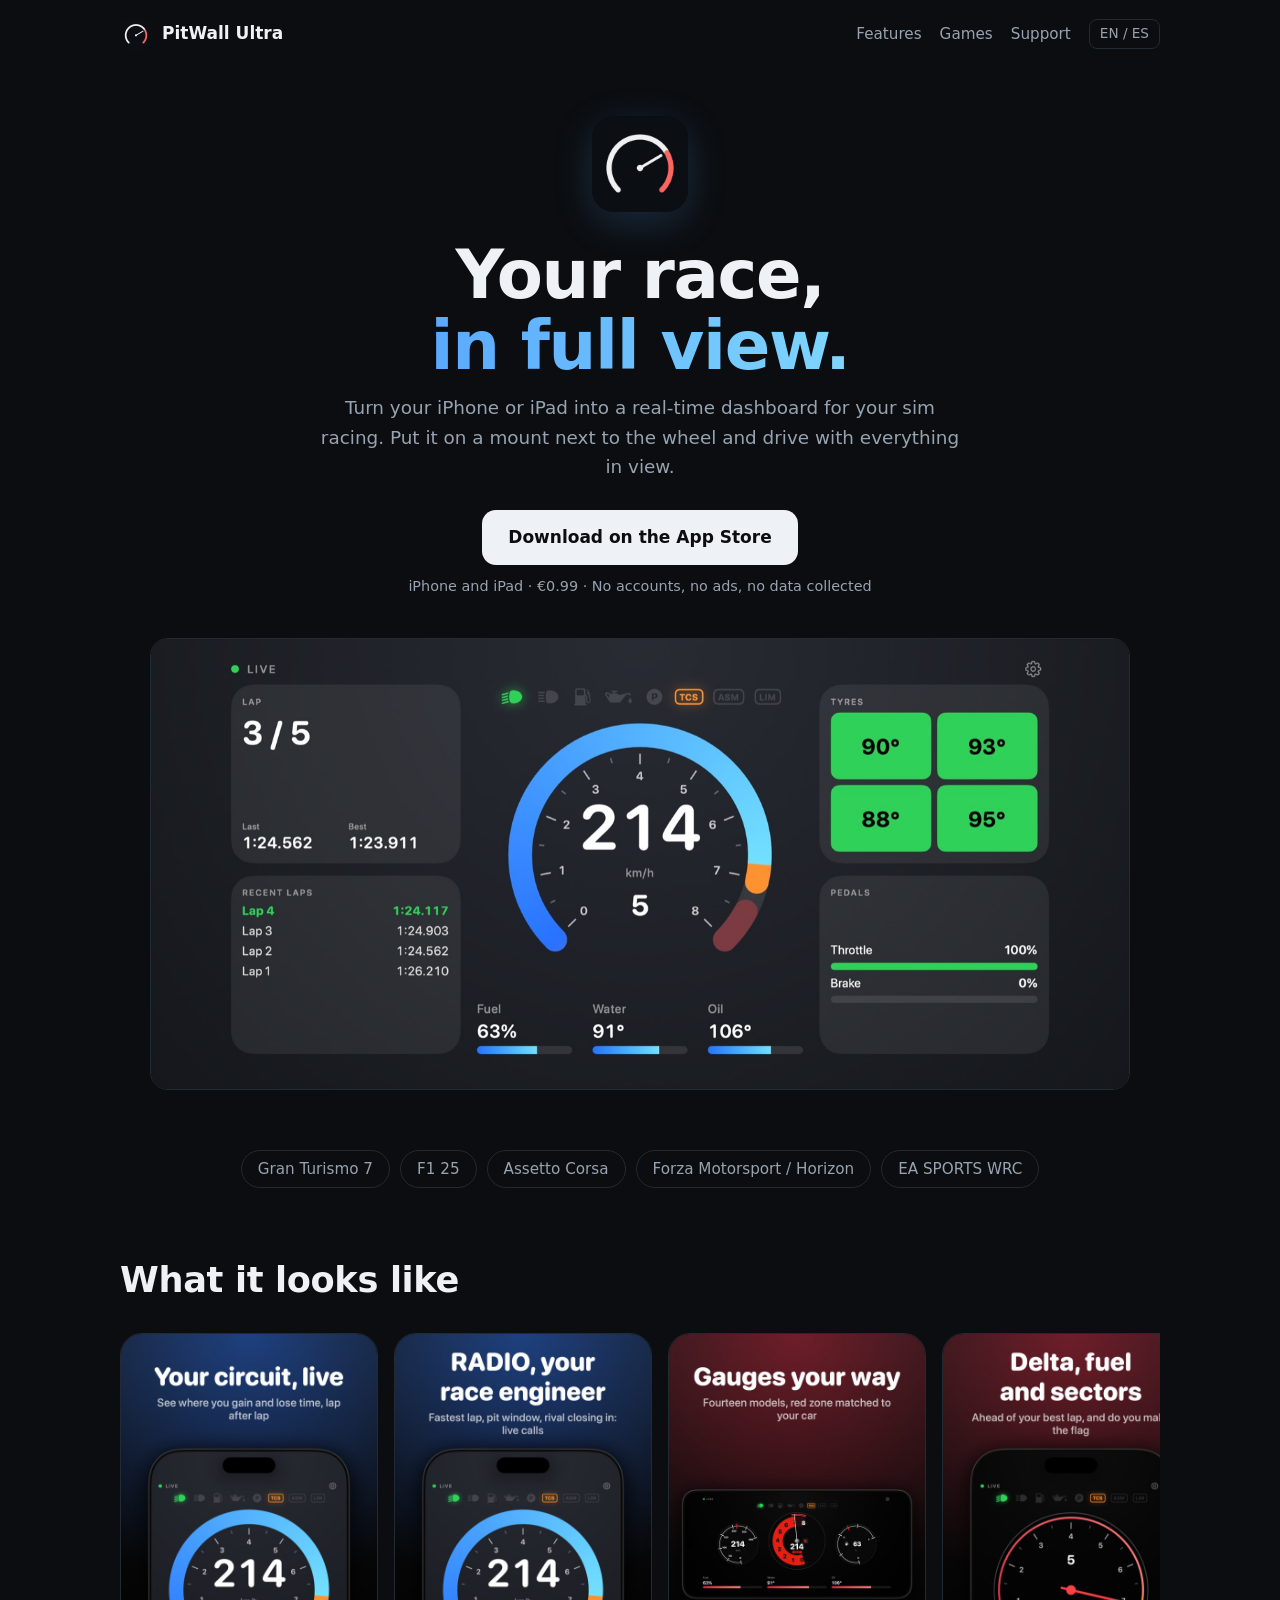
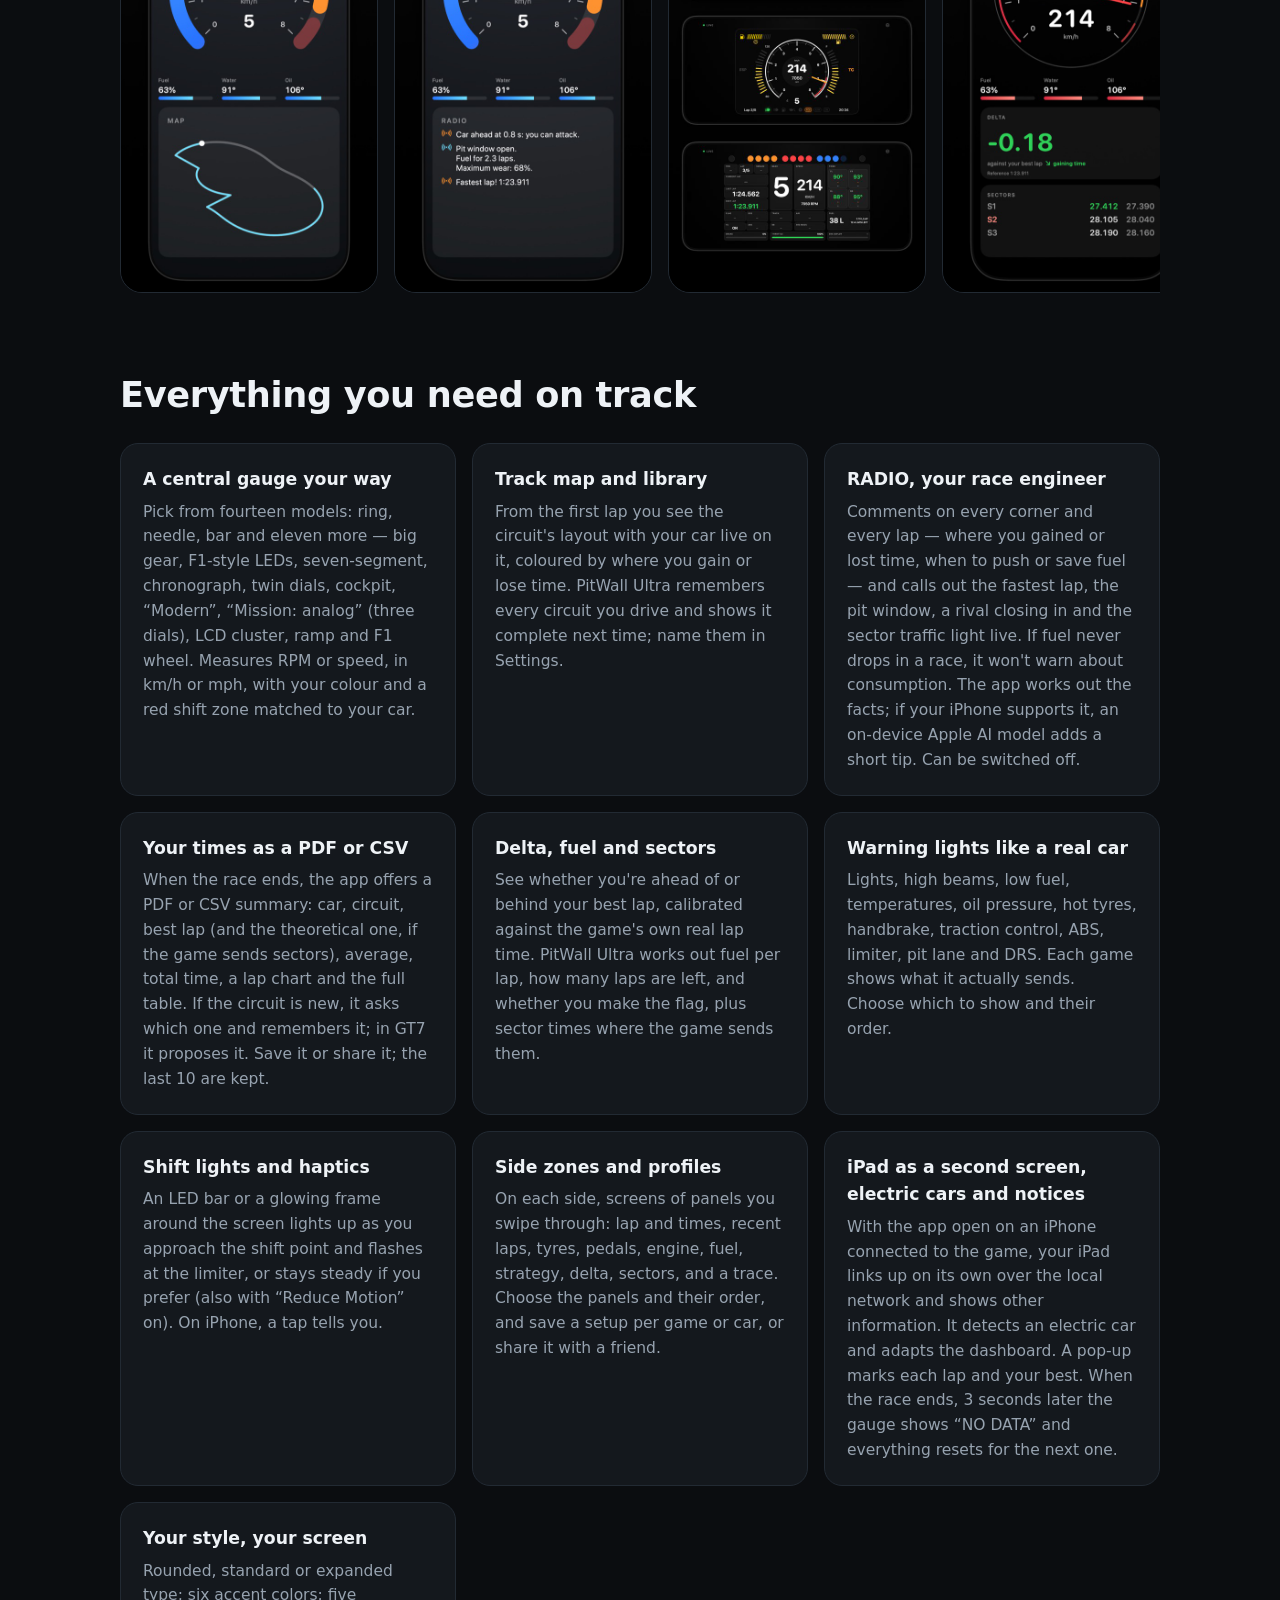
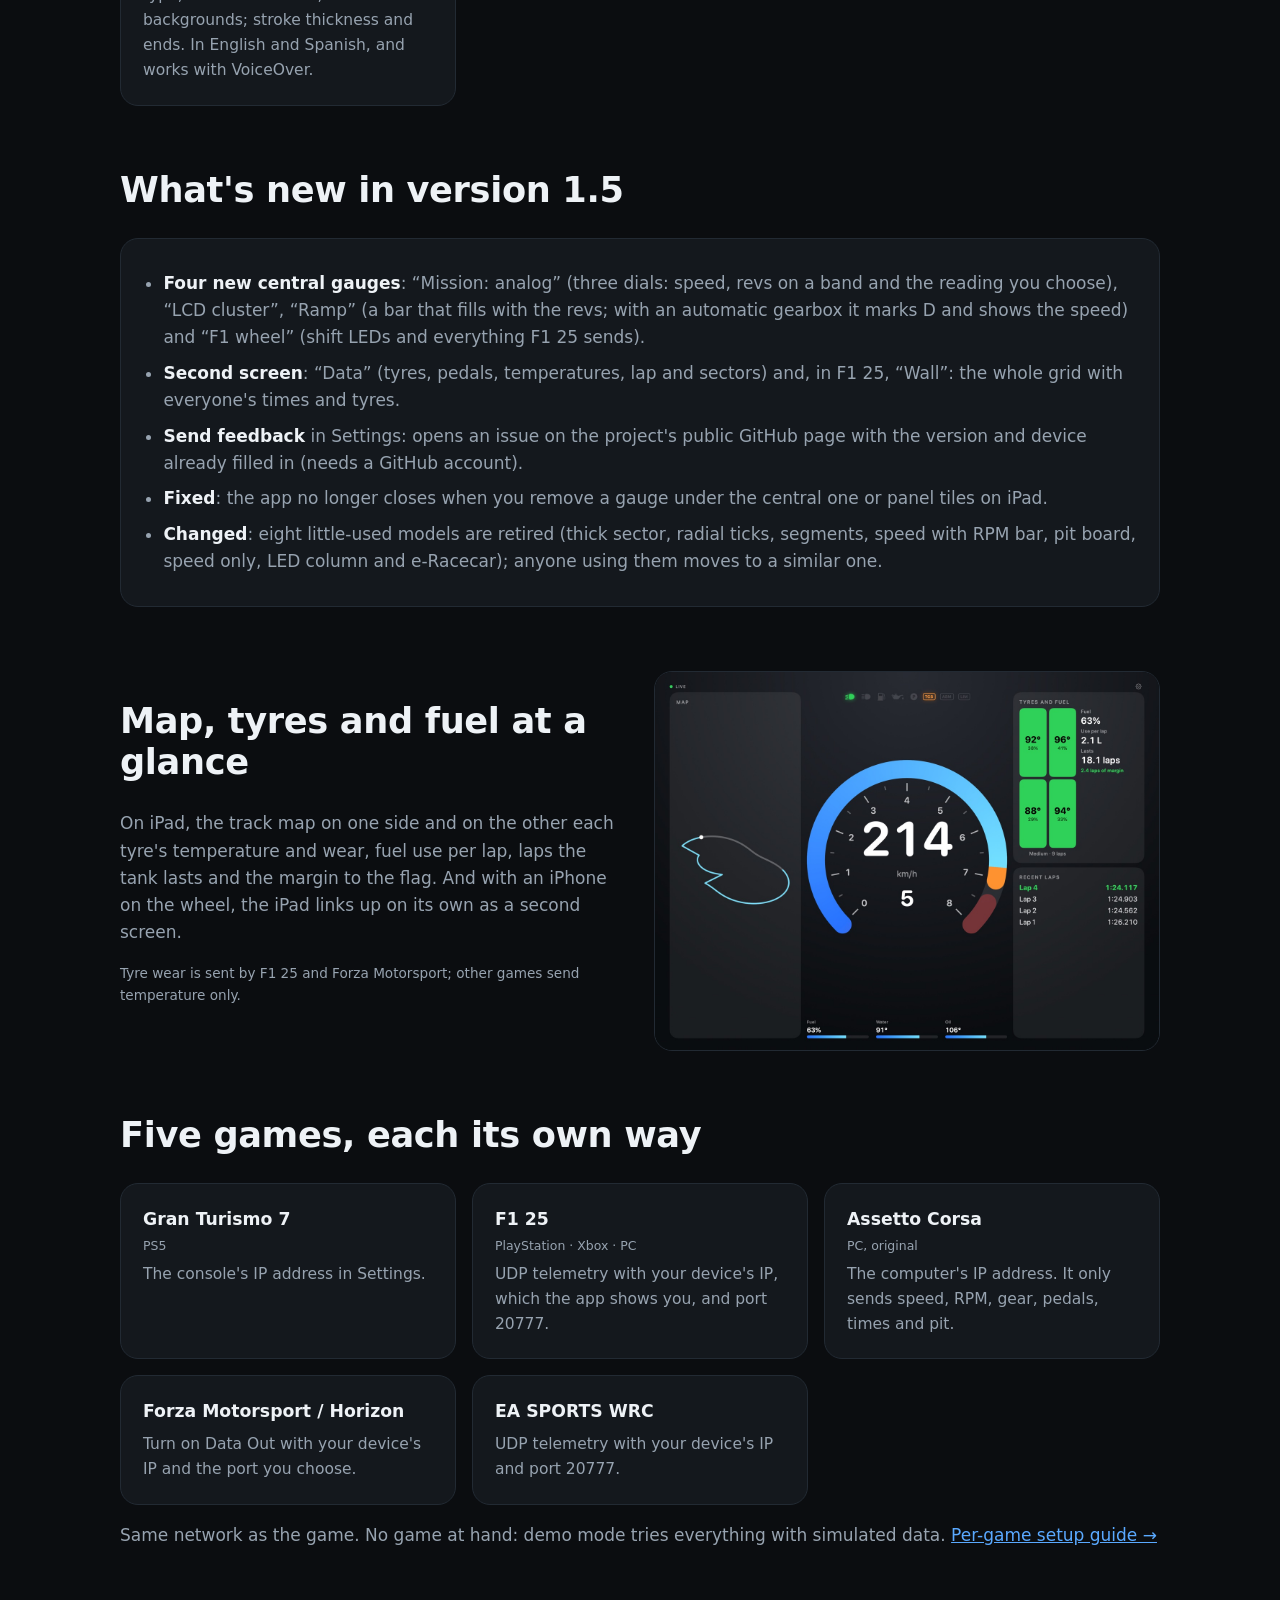
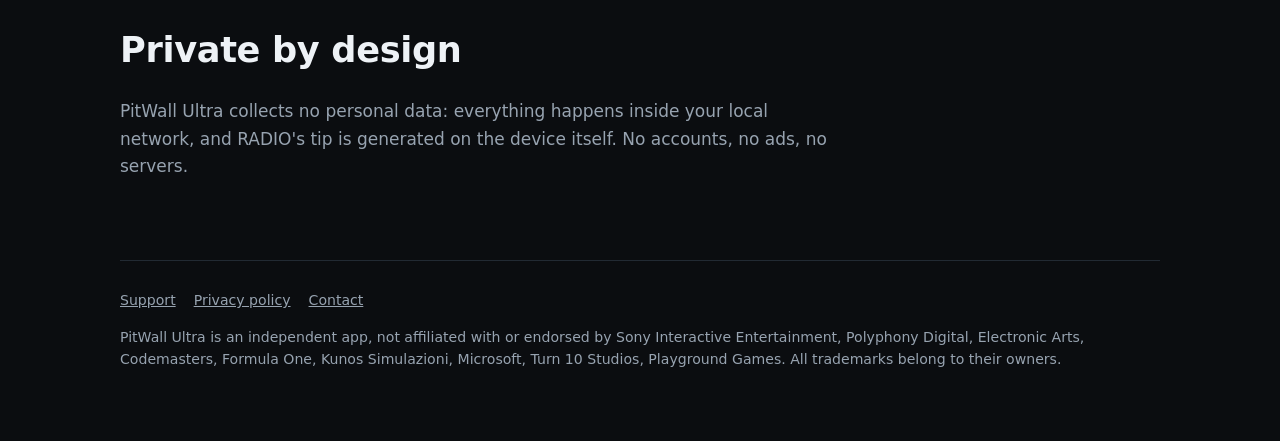
<file: index.html>
<!doctype html>
<html lang="es">
<meta charset="utf-8">
<meta name="viewport" content="width=device-width,initial-scale=1">
<title>PitWall Ultra · Telemetría para sim racing</title>
<meta name="description" content="PitWall Ultra convierte tu iPhone o iPad en un cuadro de mandos en tiempo real para Gran Turismo 7, F1 25, Assetto Corsa, Forza y EA SPORTS WRC: mapa del circuito, RADIO con IA y tus tiempos en PDF.">
<meta property="og:title" content="PitWall Ultra">
<meta property="og:description" content="Live telemetry dashboard for sim racing on iPhone and iPad: track map, RADIO race engineer and your times as a PDF.">
<meta property="og:image" content="https://fastavan.github.io/pitwall-site/img/es-5.jpg">
<meta name="theme-color" content="#0b0d10">
<link rel="icon" href="img/icon.jpg">
<link rel="stylesheet" href="site.css">
<script>
try{var l=localStorage.getItem('lang')||((navigator.language||'es').slice(0,2)=='es'?'es':'en');document.documentElement.lang=l}catch(e){}
</script>
<div class="wrap">
<header>
  <a class="brand" href="#"><img src="img/icon.jpg" alt="">PitWall Ultra</a>
  <nav>
    <a href="#funciones"><span lang="es">Funciones</span><span lang="en">Features</span></a>
    <a href="#juegos"><span lang="es">Juegos</span><span lang="en">Games</span></a>
    <a href="support.html"><span lang="es">Soporte</span><span lang="en">Support</span></a>
    <button class="lang" id="lang" type="button">EN / ES</button>
  </nav>
</header>

<div class="hero">
  <img class="icon" src="img/icon.jpg" alt="PitWall Ultra">
  <h1><span lang="es">Tu carrera,<br><em>a la vista.</em></span><span lang="en">Your race,<br><em>in full view.</em></span></h1>
  <p class="lead">
    <span lang="es">Convierte tu iPhone o iPad en un cuadro de mandos en tiempo real para tus carreras en el simulador. Ponlo en un soporte junto al volante y conduce con toda la información a la vista.</span>
    <span lang="en">Turn your iPhone or iPad into a real-time dashboard for your sim racing. Put it on a mount next to the wheel and drive with everything in view.</span>
  </p>
  <a class="btn" href="https://apps.apple.com/es/app/pitwall-ultra/id6813846928">
    <span lang="es">Descargar en el App Store</span><span lang="en">Download on the App Store</span>
  </a>
  <span class="price"><span lang="es">iPhone y iPad · 0,99 € · Sin cuentas, sin anuncios, sin recopilar datos</span><span lang="en">iPhone and iPad · €0.99 · No accounts, no ads, no data collected</span></span>
  <div class="shot-wide">
    <img lang="es" src="img/es-5.jpg" width="1400" height="644" alt="Cuadro de mandos con velocímetro en anillo, vuelta, neumáticos y pedales">
    <img lang="en" src="img/en-5.jpg" width="1400" height="644" alt="Dashboard with ring gauge, lap, tyres and pedals">
  </div>
</div>

<div class="games" id="juegos">
  <span>Gran Turismo 7</span><span>F1 25</span><span>Assetto Corsa</span><span>Forza Motorsport / Horizon</span><span>EA SPORTS WRC</span>
</div>

<section>
  <h2><span lang="es">Así se ve</span><span lang="en">What it looks like</span></h2>
  <div class="strip">
    <img lang="es" src="img/es-m1.jpg" width="560" height="1216" loading="lazy" alt="Tu circuito, en vivo: el mapa del trazado con tu coche">
    <img lang="en" src="img/en-m1.jpg" width="560" height="1216" loading="lazy" alt="Your circuit, live: the track map with your car on it">
    <img lang="es" src="img/es-m2.jpg" width="560" height="1216" loading="lazy" alt="RADIO, tu ingeniero de carrera">
    <img lang="en" src="img/en-m2.jpg" width="560" height="1216" loading="lazy" alt="RADIO, your race engineer">
    <img lang="es" src="img/es-m3.jpg" width="560" height="1216" loading="lazy" alt="Indicadores a tu gusto: tres de los catorce modelos">
    <img lang="en" src="img/en-m3.jpg" width="560" height="1216" loading="lazy" alt="Gauges your way: three of the fourteen models">
    <img lang="es" src="img/es-m4.jpg" width="560" height="1216" loading="lazy" alt="Delta, combustible y sectores">
    <img lang="en" src="img/en-m4.jpg" width="560" height="1216" loading="lazy" alt="Delta, fuel and sectors">
    <img lang="es" src="img/es-m5.jpg" width="560" height="1216" loading="lazy" alt="Cinco juegos, una sola app">
    <img lang="en" src="img/en-m5.jpg" width="560" height="1216" loading="lazy" alt="Five games, one app">
    <img lang="es" src="img/es-m6.jpg" width="560" height="1216" loading="lazy" alt="También coches eléctricos">
    <img lang="en" src="img/en-m6.jpg" width="560" height="1216" loading="lazy" alt="Electric cars too">
    <img lang="es" src="img/es-m7.jpg" width="560" height="1216" loading="lazy" alt="Tu estilo, tu pantalla">
    <img lang="en" src="img/en-m7.jpg" width="560" height="1216" loading="lazy" alt="Your style, your screen">
  </div>
</section>

<section id="funciones">
  <h2><span lang="es">Todo lo que necesitas en pista</span><span lang="en">Everything you need on track</span></h2>
  <div class="grid">
    <div class="card"><h3><span lang="es">Un indicador central a tu gusto</span><span lang="en">A central gauge your way</span></h3>
      <p><span lang="es">Elige entre catorce modelos: anillo, aguja, barra y otros once — marcha grande, LEDs estilo F1, siete segmentos, cronógrafo, doble esfera, cabina, «Modern», «Mission: analógico» (tres relojes), cuadro LCD, rampa y volante F1. Mide RPM o velocidad, en km/h o mph, con tu color y zona roja ajustada a tu coche.</span><span lang="en">Pick from fourteen models: ring, needle, bar and eleven more — big gear, F1-style LEDs, seven-segment, chronograph, twin dials, cockpit, “Modern”, “Mission: analog” (three dials), LCD cluster, ramp and F1 wheel. Measures RPM or speed, in km/h or mph, with your colour and a red shift zone matched to your car.</span></p></div>
    <div class="card"><h3><span lang="es">Mapa del circuito y biblioteca</span><span lang="en">Track map and library</span></h3>
      <p><span lang="es">Desde la primera vuelta ves el trazado con tu coche en vivo, coloreado según ganas o pierdes tiempo. PitWall Ultra recuerda cada circuito y lo muestra completo la próxima vez; ponles nombre en Ajustes.</span><span lang="en">From the first lap you see the circuit's layout with your car live on it, coloured by where you gain or lose time. PitWall Ultra remembers every circuit you drive and shows it complete next time; name them in Settings.</span></p></div>
    <div class="card"><h3><span lang="es">RADIO, tu ingeniero de carrera</span><span lang="en">RADIO, your race engineer</span></h3>
      <p><span lang="es">Comenta cada curva y cada vuelta y avisa en vivo de la vuelta rápida, la ventana de parada, un rival que se acerca y el semáforo de sectores. Si en la carrera no baja el combustible, no te avisa de consumo. Los datos los calcula la app; si tu iPhone lo permite, IA de Apple en el dispositivo añade un consejo breve. Se puede desactivar.</span><span lang="en">Comments on every corner and every lap — where you gained or lost time, when to push or save fuel — and calls out the fastest lap, the pit window, a rival closing in and the sector traffic light live. If fuel never drops in a race, it won't warn about consumption. The app works out the facts; if your iPhone supports it, an on-device Apple AI model adds a short tip. Can be switched off.</span></p></div>
    <div class="card"><h3><span lang="es">Tus tiempos en PDF o CSV</span><span lang="en">Your times as a PDF or CSV</span></h3>
      <p><span lang="es">Al terminar la carrera, la app te ofrece un PDF o un CSV con tu resumen: coche, circuito, mejor vuelta (y la teórica, si el juego envía sectores), media, tiempo total, gráfico de vueltas y tabla completa. Si el circuito es nuevo, te pregunta cuál es y lo recuerda; en GT7 te lo propone. Guárdalo o compártelo; se conservan las últimas 10.</span><span lang="en">When the race ends, the app offers a PDF or CSV summary: car, circuit, best lap (and the theoretical one, if the game sends sectors), average, total time, a lap chart and the full table. If the circuit is new, it asks which one and remembers it; in GT7 it proposes it. Save it or share it; the last 10 are kept.</span></p></div>
    <div class="card"><h3><span lang="es">Delta, combustible y sectores</span><span lang="en">Delta, fuel and sectors</span></h3>
      <p><span lang="es">Ves si vas por delante o por detrás de tu mejor vuelta, calibrado contra el tiempo real del juego. Calcula el combustible por vuelta, cuántas quedan y si llegas a meta, y donde el juego los envía, los tiempos por sector.</span><span lang="en">See whether you're ahead of or behind your best lap, calibrated against the game's own real lap time. PitWall Ultra works out fuel per lap, how many laps are left, and whether you make the flag, plus sector times where the game sends them.</span></p></div>
    <div class="card"><h3><span lang="es">Testigos como en un coche real</span><span lang="en">Warning lights like a real car</span></h3>
      <p><span lang="es">Luces, largas, combustible bajo, temperaturas, presión de aceite, neumáticos calientes, freno de mano, tracción, ABS, limitador, pit lane y DRS. Cada juego muestra los que envía. Elige cuáles ver y su orden.</span><span lang="en">Lights, high beams, low fuel, temperatures, oil pressure, hot tyres, handbrake, traction control, ABS, limiter, pit lane and DRS. Each game shows what it actually sends. Choose which to show and their order.</span></p></div>
    <div class="card"><h3><span lang="es">Luces de cambio y vibración</span><span lang="en">Shift lights and haptics</span></h3>
      <p><span lang="es">Una barra de LEDs o un marco que rodea la pantalla se enciende al acercarte al punto de cambio y parpadea en el limitador, o queda fijo si lo prefieres (también si tienes activado «Reducir movimiento»). En iPhone, una vibración te avisa.</span><span lang="en">An LED bar or a glowing frame around the screen lights up as you approach the shift point and flashes at the limiter, or stays steady if you prefer (also with “Reduce Motion” on). On iPhone, a tap tells you.</span></p></div>
    <div class="card"><h3><span lang="es">Zonas laterales y perfiles</span><span lang="en">Side zones and profiles</span></h3>
      <p><span lang="es">A cada lado hay pantallas de paneles que recorres deslizando: vuelta y tiempos, últimas vueltas, neumáticos, pedales, motor, combustible, estrategia, delta, sectores y una traza. Decide sus paneles y orden, y guarda un ajuste por juego o coche, o compártelo con un amigo.</span><span lang="en">On each side, screens of panels you swipe through: lap and times, recent laps, tyres, pedals, engine, fuel, strategy, delta, sectors, and a trace. Choose the panels and their order, and save a setup per game or car, or share it with a friend.</span></p></div>
    <div class="card"><h3><span lang="es">iPad como segunda pantalla, eléctricos y avisos</span><span lang="en">iPad as a second screen, electric cars and notices</span></h3>
      <p><span lang="es">Con la app abierta en un iPhone conectado al juego, tu iPad se enlaza solo por la red local y muestra otra información. Detecta el coche eléctrico y adapta el cuadro. Un aviso marca cada vuelta y tu mejor. Al acabar la carrera, a los 3 segundos el indicador muestra «SIN DATOS» y todo se reinicia para la siguiente.</span><span lang="en">With the app open on an iPhone connected to the game, your iPad links up on its own over the local network and shows other information. It detects an electric car and adapts the dashboard. A pop-up marks each lap and your best. When the race ends, 3 seconds later the gauge shows “NO DATA” and everything resets for the next one.</span></p></div>
    <div class="card"><h3><span lang="es">Tu estilo, tu pantalla</span><span lang="en">Your style, your screen</span></h3>
      <p><span lang="es">Tipografía redondeada, estándar o expandida; seis colores de acento; cinco fondos; grosor y puntas a tu gusto. En español e inglés, y compatible con VoiceOver.</span><span lang="en">Rounded, standard or expanded type; six accent colors; five backgrounds; stroke thickness and ends. In English and Spanish, and works with VoiceOver.</span></p></div>
  </div>
</section>

<section id="novedades">
  <h2><span lang="es">Novedades de la versión 1.5</span><span lang="en">What's new in version 1.5</span></h2>
  <div class="card">
    <ul class="news">
      <li><span lang="es"><b>Cuatro indicadores centrales nuevos</b>: «Mission: analógico» (tres relojes: velocidad, revoluciones en banda y el dato que elijas), «Cuadro LCD», «Rampa» (una barra que se llena con las revoluciones; con caja automática marca la D y muestra la velocidad) y «Volante F1» (LEDs de cambio y todo lo que envía F1 25).</span><span lang="en"><b>Four new central gauges</b>: “Mission: analog” (three dials: speed, revs on a band and the reading you choose), “LCD cluster”, “Ramp” (a bar that fills with the revs; with an automatic gearbox it marks D and shows the speed) and “F1 wheel” (shift LEDs and everything F1 25 sends).</span></li>
      <li><span lang="es"><b>Segunda pantalla</b>: «Datos» (neumáticos, pedales, temperaturas, vuelta y sectores) y, en F1 25, «Muro»: la parrilla con tiempos y neumáticos de todos los coches.</span><span lang="en"><b>Second screen</b>: “Data” (tyres, pedals, temperatures, lap and sectors) and, in F1 25, “Wall”: the whole grid with everyone's times and tyres.</span></li>
      <li><span lang="es"><b>Enviar comentarios</b> en Ajustes: abre una incidencia en la página pública del proyecto en GitHub, con la versión y el dispositivo ya rellenos (hace falta una cuenta de GitHub).</span><span lang="en"><b>Send feedback</b> in Settings: opens an issue on the project's public GitHub page with the version and device already filled in (needs a GitHub account).</span></li>
      <li><span lang="es"><b>Corregido</b>: la app ya no se cierra al quitar un indicador bajo el central ni recuadros de paneles en iPad.</span><span lang="en"><b>Fixed</b>: the app no longer closes when you remove a gauge under the central one or panel tiles on iPad.</span></li>
      <li><span lang="es"><b>Cambiado</b>: se retiran ocho modelos poco usados (sector grueso, marcas radiales, segmentos, velocidad con barra de RPM, tablero de boxes, solo velocidad, columna de LEDs y e-Racecar); quien los usaba pasa a uno parecido.</span><span lang="en"><b>Changed</b>: eight little-used models are retired (thick sector, radial ticks, segments, speed with RPM bar, pit board, speed only, LED column and e-Racecar); anyone using them moves to a similar one.</span></li>
    </ul>
  </div>
</section>

<section>
  <div class="split">
    <div>
      <h2><span lang="es">Mapa, neumáticos y combustible, de un vistazo</span><span lang="en">Map, tyres and fuel at a glance</span></h2>
      <p style="color:var(--dim)"><span lang="es">En el iPad, el mapa del circuito a un lado y a otro la temperatura y el desgaste de cada neumático, el consumo por vuelta, las vueltas que aguanta el depósito y el margen hasta la bandera. Y si dejas el iPhone en el volante, el iPad se enlaza solo como segunda pantalla.</span><span lang="en">On iPad, the track map on one side and on the other each tyre's temperature and wear, fuel use per lap, laps the tank lasts and the margin to the flag. And with an iPhone on the wheel, the iPad links up on its own as a second screen.</span></p>
      <p class="dim" style="color:var(--dim);font-size:.85rem"><span lang="es">El desgaste de neumáticos lo envían F1 25 y Forza Motorsport; los demás juegos solo envían temperatura.</span><span lang="en">Tyre wear is sent by F1 25 and Forza Motorsport; other games send temperature only.</span></p>
    </div>
    <div class="ipad">
      <img lang="es" src="img/es-ipad.jpg" width="1400" height="1050" loading="lazy" alt="PitWall Ultra en iPad: mapa del circuito, desgaste de neumáticos y consumo de combustible">
      <img lang="en" src="img/en-ipad.jpg" width="1400" height="1050" loading="lazy" alt="PitWall Ultra on iPad: track map, tyre wear and fuel consumption">
    </div>
  </div>
</section>

<section>
  <h2><span lang="es">Cinco juegos, cada uno a su manera</span><span lang="en">Five games, each its own way</span></h2>
  <div class="grid">
    <div class="card"><h3>Gran Turismo 7 <small>PS5</small></h3><p><span lang="es">La IP de la consola en Ajustes.</span><span lang="en">The console's IP address in Settings.</span></p></div>
    <div class="card"><h3>F1 25 <small>PlayStation · Xbox · PC</small></h3><p><span lang="es">Telemetría UDP con la IP de tu dispositivo, que la app te muestra, y el puerto 20777.</span><span lang="en">UDP telemetry with your device's IP, which the app shows you, and port 20777.</span></p></div>
    <div class="card"><h3>Assetto Corsa <small><span lang="es">PC, original</span><span lang="en">PC, original</span></small></h3><p><span lang="es">La IP del ordenador. Solo envía velocidad, RPM, marcha, pedales, tiempos y pit.</span><span lang="en">The computer's IP address. It only sends speed, RPM, gear, pedals, times and pit.</span></p></div>
    <div class="card"><h3>Forza Motorsport / Horizon</h3><p><span lang="es">Activa Data Out con la IP de tu dispositivo y el puerto que elijas.</span><span lang="en">Turn on Data Out with your device's IP and the port you choose.</span></p></div>
    <div class="card"><h3>EA SPORTS WRC</h3><p><span lang="es">Telemetría UDP con la IP de tu dispositivo y el puerto 20777.</span><span lang="en">UDP telemetry with your device's IP and port 20777.</span></p></div>
  </div>
  <p style="color:var(--dim)"><span lang="es">Misma red que el juego. Sin juego a mano: el modo demo lo prueba todo con datos simulados. </span><span lang="en">Same network as the game. No game at hand: demo mode tries everything with simulated data. </span><a href="support.html"><span lang="es">Guía de conexión por juego →</span><span lang="en">Per-game setup guide →</span></a></p>
</section>

<section>
  <h2><span lang="es">Privado por diseño</span><span lang="en">Private by design</span></h2>
  <p style="color:var(--dim);max-width:720px"><span lang="es">PitWall Ultra no recopila datos personales: todo ocurre dentro de tu red local, y el consejo de RADIO se genera en el propio dispositivo. Sin cuentas, sin anuncios, sin servidores.</span><span lang="en">PitWall Ultra collects no personal data: everything happens inside your local network, and RADIO's tip is generated on the device itself. No accounts, no ads, no servers.</span></p>
</section>

<footer>
  <div class="links">
    <a href="support.html"><span lang="es">Soporte</span><span lang="en">Support</span></a>
    <a href="privacy.html"><span lang="es">Política de privacidad</span><span lang="en">Privacy policy</span></a>
    <a href="https://github.com/FastAvan/pitwall-site/issues"><span lang="es">Contacto</span><span lang="en">Contact</span></a>
  </div>
  <p><span lang="es">PitWall Ultra es una app independiente, sin relación ni respaldo de Sony Interactive Entertainment, Polyphony Digital, Electronic Arts, Codemasters, Formula One, Kunos Simulazioni, Microsoft, Turn 10 Studios, Playground Games. Todas las marcas pertenecen a sus propietarios.</span><span lang="en">PitWall Ultra is an independent app, not affiliated with or endorsed by Sony Interactive Entertainment, Polyphony Digital, Electronic Arts, Codemasters, Formula One, Kunos Simulazioni, Microsoft, Turn 10 Studios, Playground Games. All trademarks belong to their owners.</span></p>
</footer>
</div>
<script>
document.getElementById('lang').onclick=function(){var l=document.documentElement.lang=='es'?'en':'es';document.documentElement.lang=l;try{localStorage.setItem('lang',l)}catch(e){}}
</script>
</file>
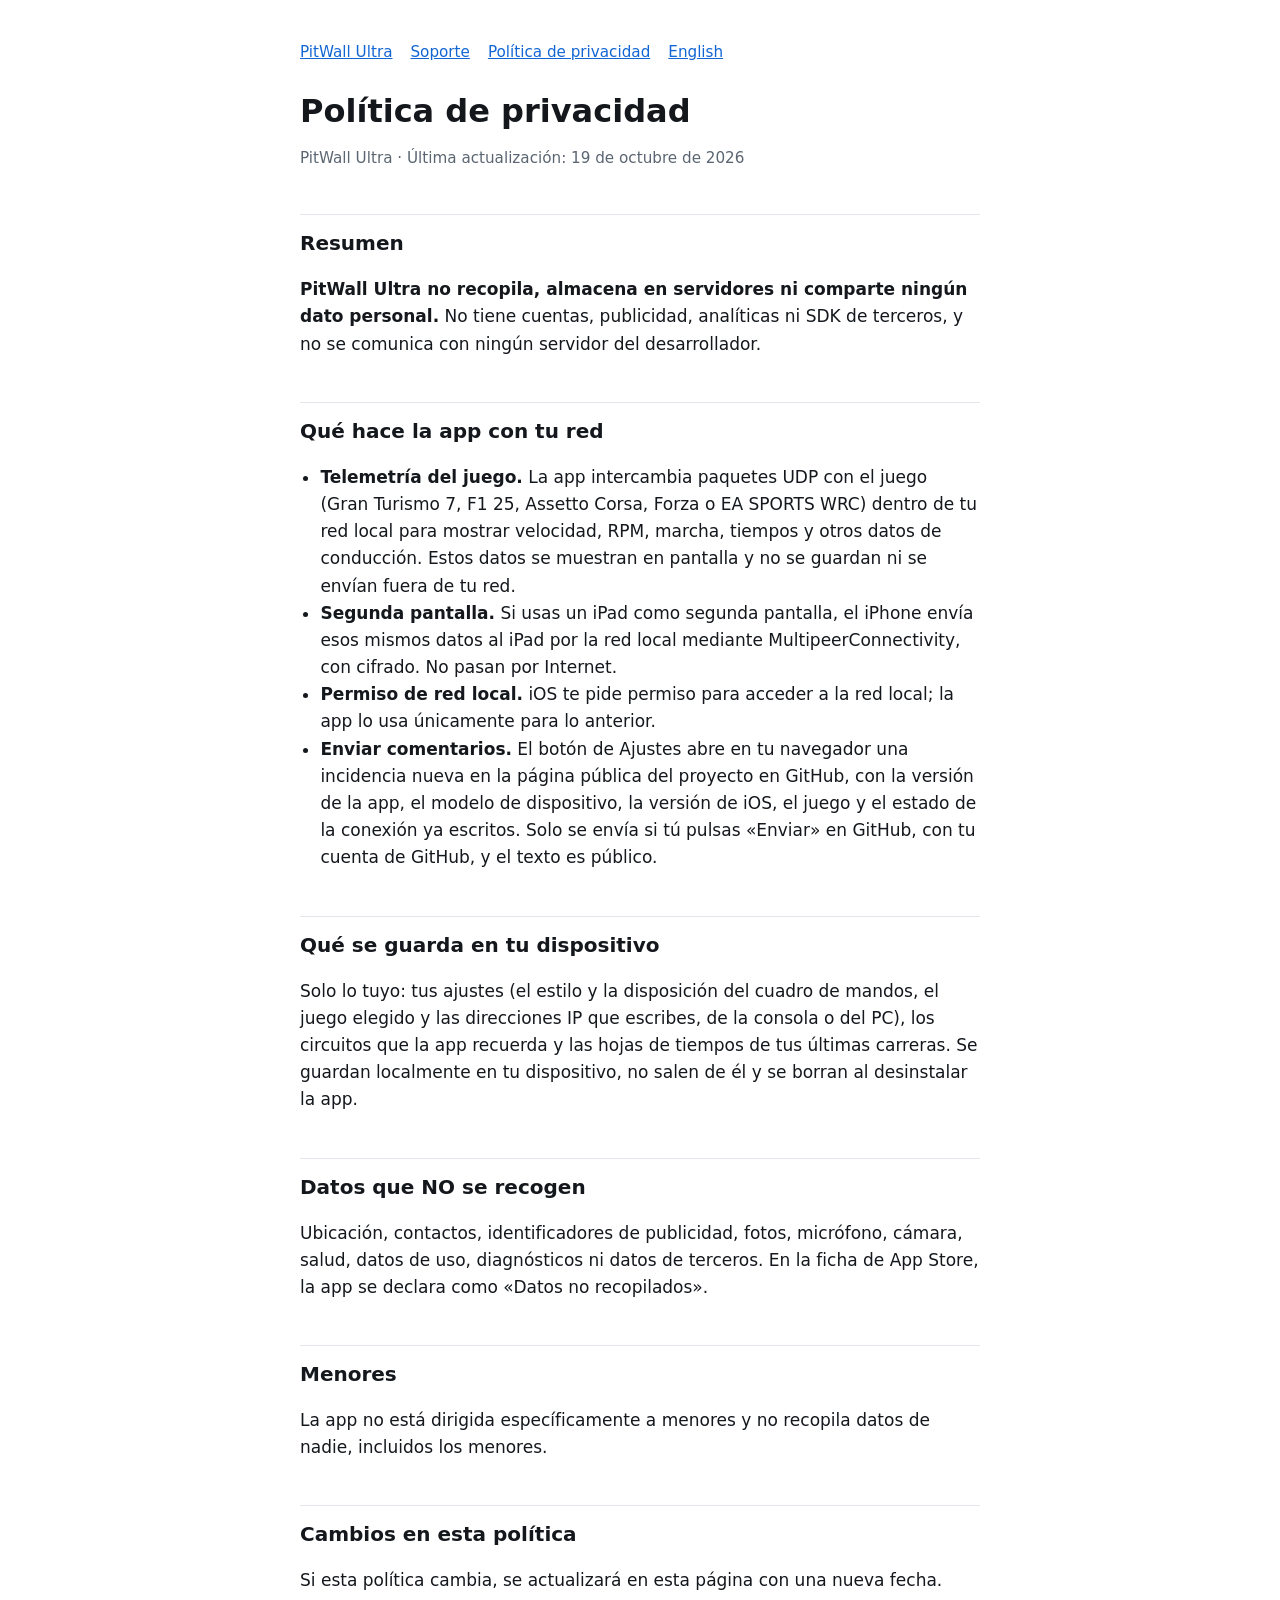
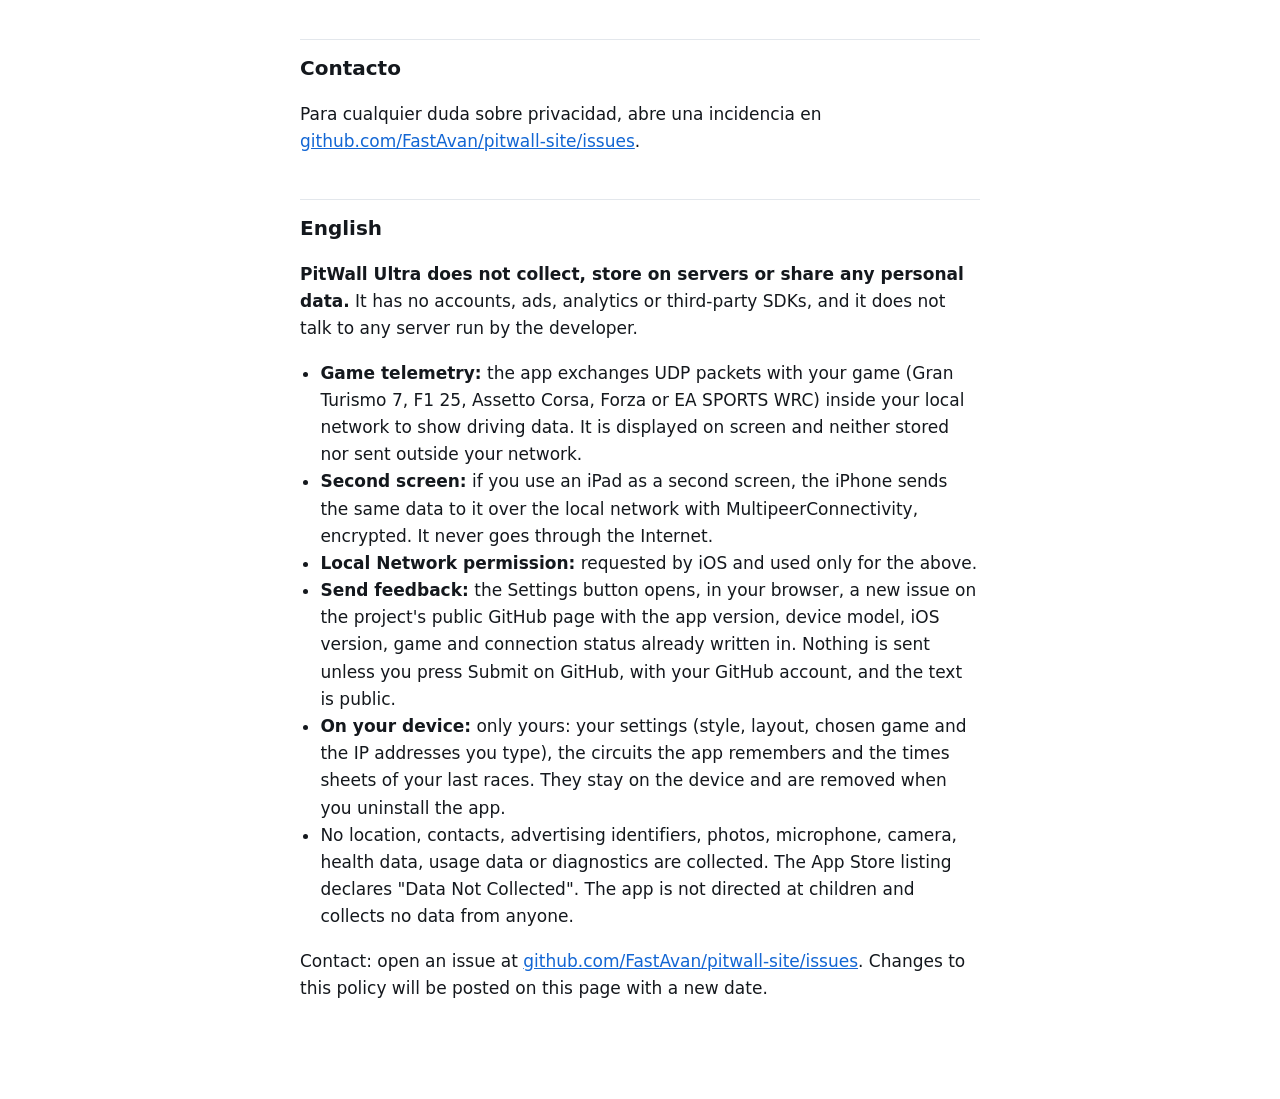
<file: privacy.html>
<!doctype html>
<html lang="es">
<meta charset="utf-8">
<meta name="viewport" content="width=device-width,initial-scale=1">
<title>PitWall Ultra · Política de privacidad</title>
<meta name="description" content="Política de privacidad de PitWall Ultra: la app no recopila datos personales.">
<link rel="stylesheet" href="style.css">
<main>
<nav><a href="index.html">PitWall Ultra</a><a href="support.html">Soporte</a><a href="privacy.html">Política de privacidad</a><a href="#en">English</a></nav>
<h1>Política de privacidad</h1>
<p class="dim">PitWall Ultra · Última actualización: 19 de octubre de 2026</p>

<h2>Resumen</h2>
<p><strong>PitWall Ultra no recopila, almacena en servidores ni comparte ningún dato personal.</strong> No tiene cuentas, publicidad, analíticas ni SDK de terceros, y no se comunica con ningún servidor del desarrollador.</p>

<h2>Qué hace la app con tu red</h2>
<ul>
<li><strong>Telemetría del juego.</strong> La app intercambia paquetes UDP con el juego (Gran Turismo 7, F1 25, Assetto Corsa, Forza o EA SPORTS WRC) dentro de tu red local para mostrar velocidad, RPM, marcha, tiempos y otros datos de conducción. Estos datos se muestran en pantalla y no se guardan ni se envían fuera de tu red.</li>
<li><strong>Segunda pantalla.</strong> Si usas un iPad como segunda pantalla, el iPhone envía esos mismos datos al iPad por la red local mediante MultipeerConnectivity, con cifrado. No pasan por Internet.</li>
<li><strong>Permiso de red local.</strong> iOS te pide permiso para acceder a la red local; la app lo usa únicamente para lo anterior.</li>
<li><strong>Enviar comentarios.</strong> El botón de Ajustes abre en tu navegador una incidencia nueva en la página pública del proyecto en GitHub, con la versión de la app, el modelo de dispositivo, la versión de iOS, el juego y el estado de la conexión ya escritos. Solo se envía si tú pulsas «Enviar» en GitHub, con tu cuenta de GitHub, y el texto es público.</li>
</ul>

<h2>Qué se guarda en tu dispositivo</h2>
<p>Solo lo tuyo: tus ajustes (el estilo y la disposición del cuadro de mandos, el juego elegido y las direcciones IP que escribes, de la consola o del PC), los circuitos que la app recuerda y las hojas de tiempos de tus últimas carreras. Se guardan localmente en tu dispositivo, no salen de él y se borran al desinstalar la app.</p>

<h2>Datos que NO se recogen</h2>
<p>Ubicación, contactos, identificadores de publicidad, fotos, micrófono, cámara, salud, datos de uso, diagnósticos ni datos de terceros. En la ficha de App Store, la app se declara como «Datos no recopilados».</p>

<h2>Menores</h2>
<p>La app no está dirigida específicamente a menores y no recopila datos de nadie, incluidos los menores.</p>

<h2>Cambios en esta política</h2>
<p>Si esta política cambia, se actualizará en esta página con una nueva fecha.</p>

<h2>Contacto</h2>
<p>Para cualquier duda sobre privacidad, abre una incidencia en <a href="https://github.com/FastAvan/pitwall-site/issues">github.com/FastAvan/pitwall-site/issues</a>.</p>

<h2 id="en">English</h2>
<p><strong>PitWall Ultra does not collect, store on servers or share any personal data.</strong> It has no accounts, ads, analytics or third-party SDKs, and it does not talk to any server run by the developer.</p>
<ul>
<li><strong>Game telemetry:</strong> the app exchanges UDP packets with your game (Gran Turismo 7, F1 25, Assetto Corsa, Forza or EA SPORTS WRC) inside your local network to show driving data. It is displayed on screen and neither stored nor sent outside your network.</li>
<li><strong>Second screen:</strong> if you use an iPad as a second screen, the iPhone sends the same data to it over the local network with MultipeerConnectivity, encrypted. It never goes through the Internet.</li>
<li><strong>Local Network permission:</strong> requested by iOS and used only for the above.</li>
<li><strong>Send feedback:</strong> the Settings button opens, in your browser, a new issue on the project's public GitHub page with the app version, device model, iOS version, game and connection status already written in. Nothing is sent unless you press Submit on GitHub, with your GitHub account, and the text is public.</li>
<li><strong>On your device:</strong> only yours: your settings (style, layout, chosen game and the IP addresses you type), the circuits the app remembers and the times sheets of your last races. They stay on the device and are removed when you uninstall the app.</li>
<li>No location, contacts, advertising identifiers, photos, microphone, camera, health data, usage data or diagnostics are collected. The App Store listing declares "Data Not Collected". The app is not directed at children and collects no data from anyone.</li>
</ul>
<p>Contact: open an issue at <a href="https://github.com/FastAvan/pitwall-site/issues">github.com/FastAvan/pitwall-site/issues</a>. Changes to this policy will be posted on this page with a new date.</p>
</main>
</file>
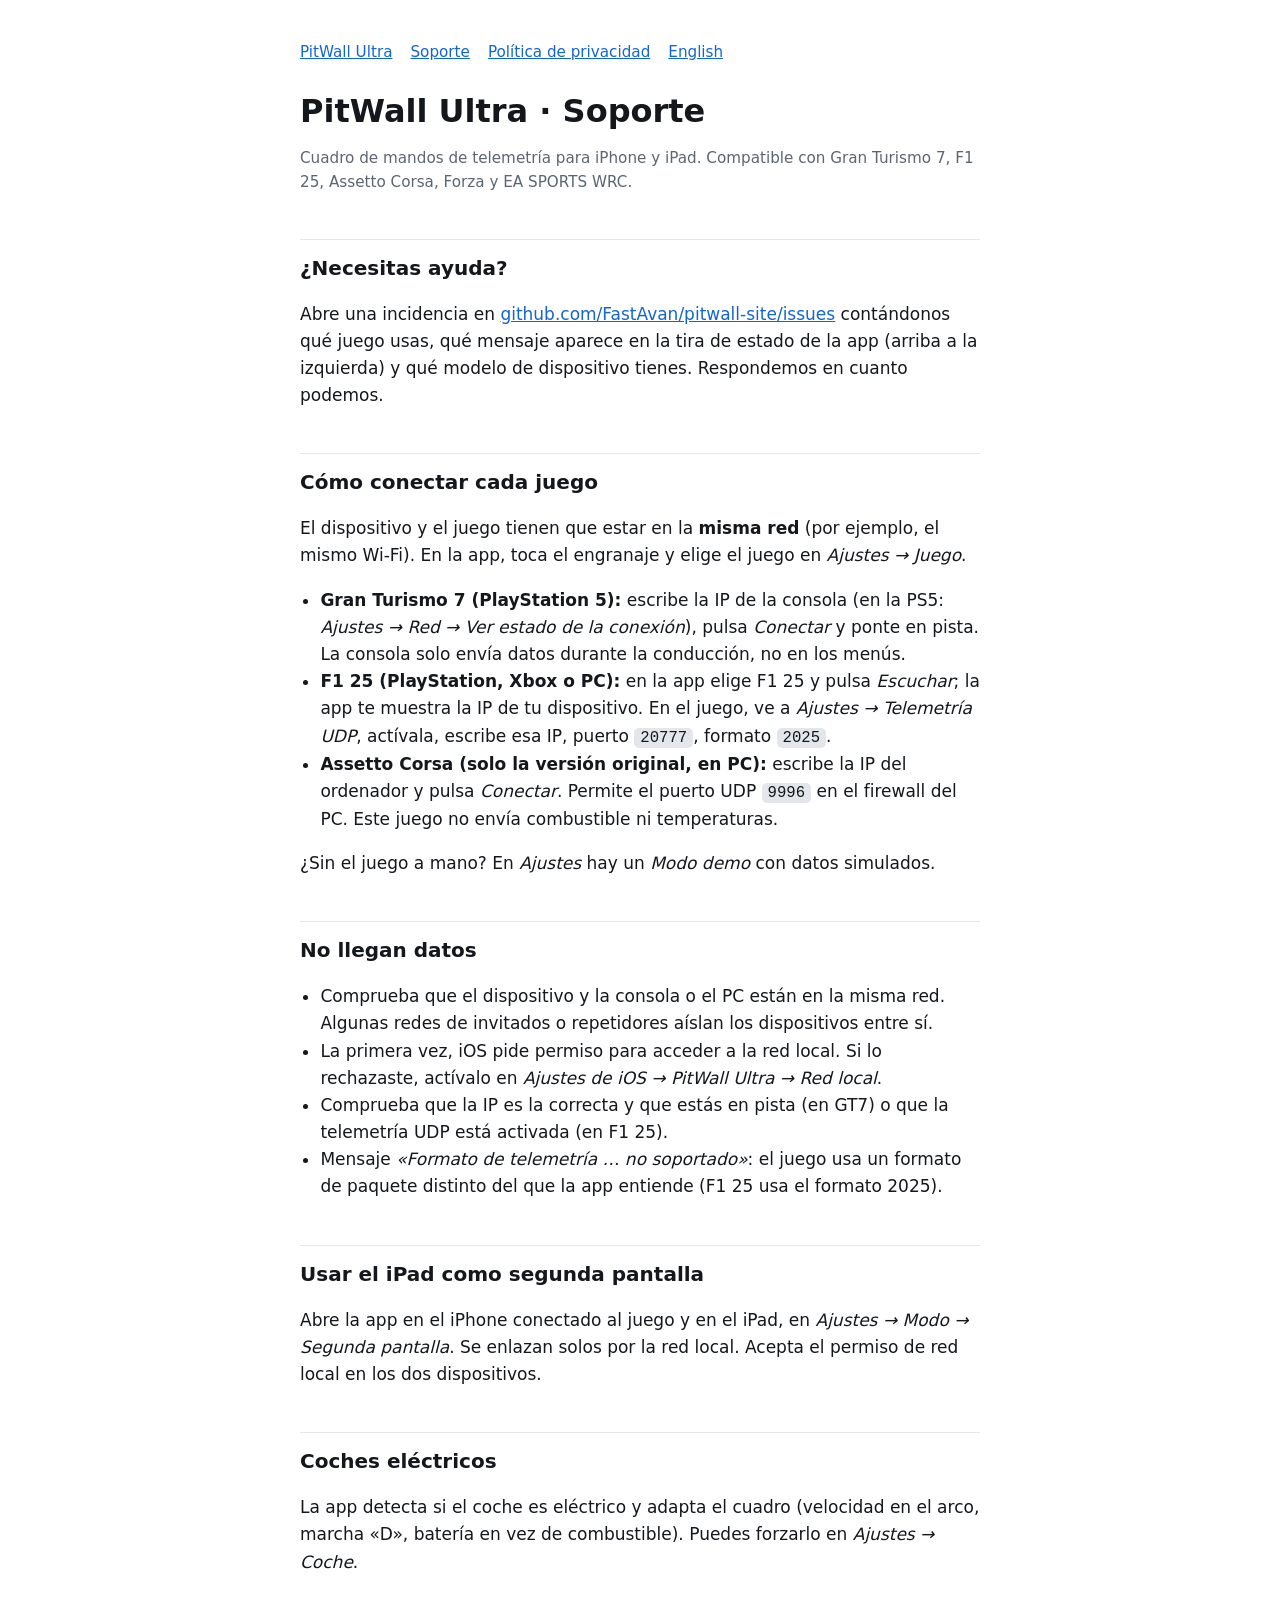
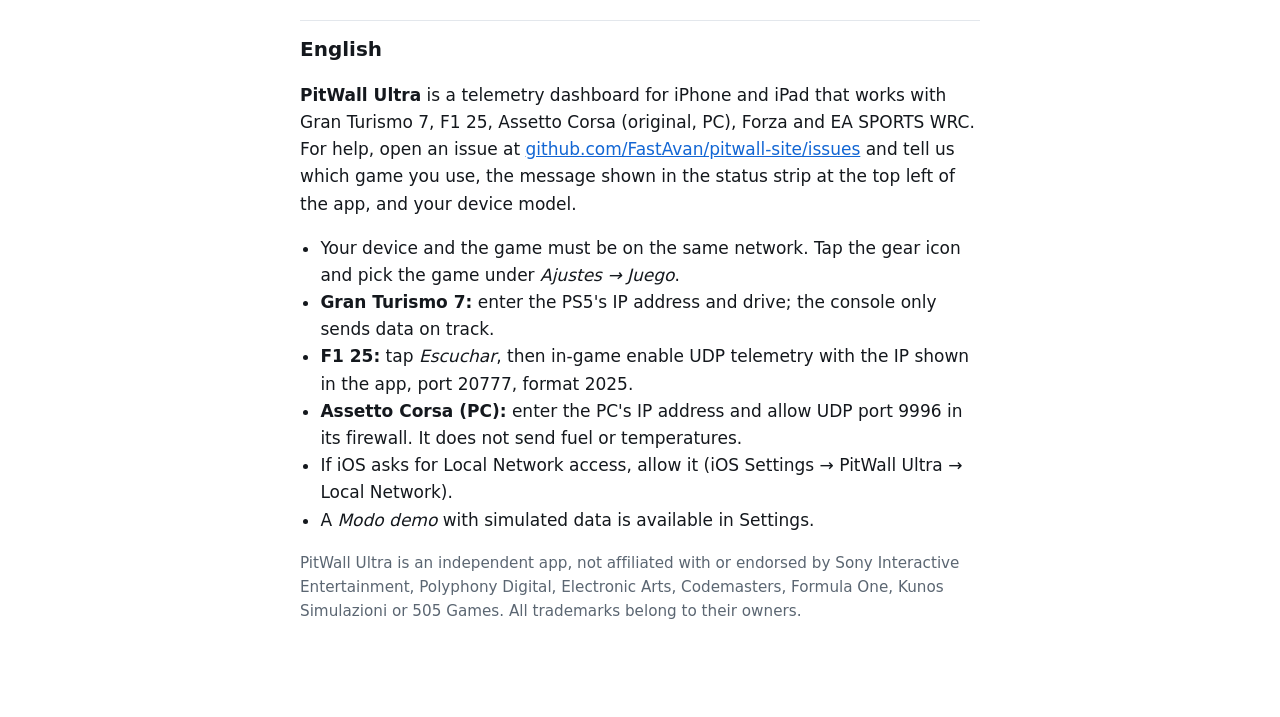
<file: support.html>
<!doctype html>
<html lang="es">
<meta charset="utf-8">
<meta name="viewport" content="width=device-width,initial-scale=1">
<title>PitWall Ultra · Soporte</title>
<meta name="description" content="Ayuda y soporte de PitWall Ultra, el cuadro de mandos de telemetría para juegos de carreras.">
<link rel="stylesheet" href="style.css">
<main>
<nav><a href="index.html">PitWall Ultra</a><a href="support.html">Soporte</a><a href="privacy.html">Política de privacidad</a><a href="#en">English</a></nav>
<h1>PitWall Ultra · Soporte</h1>
<p class="dim">Cuadro de mandos de telemetría para iPhone y iPad. Compatible con Gran Turismo 7, F1 25, Assetto Corsa, Forza y EA SPORTS WRC.</p>

<h2>¿Necesitas ayuda?</h2>
<p>Abre una incidencia en <a href="https://github.com/FastAvan/pitwall-site/issues">github.com/FastAvan/pitwall-site/issues</a> contándonos qué juego usas, qué mensaje aparece en la tira de estado de la app (arriba a la izquierda) y qué modelo de dispositivo tienes. Respondemos en cuanto podemos.</p>

<h2>Cómo conectar cada juego</h2>
<p>El dispositivo y el juego tienen que estar en la <strong>misma red</strong> (por ejemplo, el mismo Wi-Fi). En la app, toca el engranaje y elige el juego en <em>Ajustes → Juego</em>.</p>
<ul>
<li><strong>Gran Turismo 7 (PlayStation 5):</strong> escribe la IP de la consola (en la PS5: <em>Ajustes → Red → Ver estado de la conexión</em>), pulsa <em>Conectar</em> y ponte en pista. La consola solo envía datos durante la conducción, no en los menús.</li>
<li><strong>F1 25 (PlayStation, Xbox o PC):</strong> en la app elige F1 25 y pulsa <em>Escuchar</em>; la app te muestra la IP de tu dispositivo. En el juego, ve a <em>Ajustes → Telemetría UDP</em>, actívala, escribe esa IP, puerto <code>20777</code>, formato <code>2025</code>.</li>
<li><strong>Assetto Corsa (solo la versión original, en PC):</strong> escribe la IP del ordenador y pulsa <em>Conectar</em>. Permite el puerto UDP <code>9996</code> en el firewall del PC. Este juego no envía combustible ni temperaturas.</li>
</ul>
<p>¿Sin el juego a mano? En <em>Ajustes</em> hay un <em>Modo demo</em> con datos simulados.</p>

<h2>No llegan datos</h2>
<ul>
<li>Comprueba que el dispositivo y la consola o el PC están en la misma red. Algunas redes de invitados o repetidores aíslan los dispositivos entre sí.</li>
<li>La primera vez, iOS pide permiso para acceder a la red local. Si lo rechazaste, actívalo en <em>Ajustes de iOS → PitWall Ultra → Red local</em>.</li>
<li>Comprueba que la IP es la correcta y que estás en pista (en GT7) o que la telemetría UDP está activada (en F1 25).</li>
<li>Mensaje <em>«Formato de telemetría … no soportado»</em>: el juego usa un formato de paquete distinto del que la app entiende (F1 25 usa el formato 2025).</li>
</ul>

<h2>Usar el iPad como segunda pantalla</h2>
<p>Abre la app en el iPhone conectado al juego y en el iPad, en <em>Ajustes → Modo → Segunda pantalla</em>. Se enlazan solos por la red local. Acepta el permiso de red local en los dos dispositivos.</p>

<h2>Coches eléctricos</h2>
<p>La app detecta si el coche es eléctrico y adapta el cuadro (velocidad en el arco, marcha «D», batería en vez de combustible). Puedes forzarlo en <em>Ajustes → Coche</em>.</p>

<h2 id="en">English</h2>
<p><strong>PitWall Ultra</strong> is a telemetry dashboard for iPhone and iPad that works with Gran Turismo 7, F1 25, Assetto Corsa (original, PC), Forza and EA SPORTS WRC. For help, open an issue at <a href="https://github.com/FastAvan/pitwall-site/issues">github.com/FastAvan/pitwall-site/issues</a> and tell us which game you use, the message shown in the status strip at the top left of the app, and your device model.</p>
<ul>
<li>Your device and the game must be on the same network. Tap the gear icon and pick the game under <em>Ajustes → Juego</em>.</li>
<li><strong>Gran Turismo 7:</strong> enter the PS5's IP address and drive; the console only sends data on track.</li>
<li><strong>F1 25:</strong> tap <em>Escuchar</em>, then in-game enable UDP telemetry with the IP shown in the app, port 20777, format 2025.</li>
<li><strong>Assetto Corsa (PC):</strong> enter the PC's IP address and allow UDP port 9996 in its firewall. It does not send fuel or temperatures.</li>
<li>If iOS asks for Local Network access, allow it (iOS Settings → PitWall Ultra → Local Network).</li>
<li>A <em>Modo demo</em> with simulated data is available in Settings.</li>
</ul>
<p class="dim">PitWall Ultra is an independent app, not affiliated with or endorsed by Sony Interactive Entertainment, Polyphony Digital, Electronic Arts, Codemasters, Formula One, Kunos Simulazioni or 505 Games. All trademarks belong to their owners.</p>
</main>
</file>
<file: site.css>
:root{--bg:#0b0d10;--card:#14181d;--fg:#eef2f6;--dim:#97a3b0;--line:#222a33;--accent:#5aa9ff;--accent2:#7fd6ff}
*{box-sizing:border-box}
html{scroll-behavior:smooth}
body{margin:0;background:var(--bg);color:var(--fg);font:17px/1.6 -apple-system,BlinkMacSystemFont,"Segoe UI",system-ui,sans-serif}
html[lang=es] [lang=en],html[lang=en] [lang=es]{display:none!important}
a{color:var(--accent)}
.wrap{max-width:1080px;margin:0 auto;padding:0 20px}
header{display:flex;align-items:center;justify-content:space-between;padding:18px 0;gap:16px;flex-wrap:wrap}
header .brand{display:flex;align-items:center;gap:10px;font-weight:700;color:var(--fg);text-decoration:none}
header .brand img{width:32px;height:32px;border-radius:8px}
header nav{display:flex;gap:18px;align-items:center;font-size:.95rem}
header nav a{color:var(--dim);text-decoration:none} header nav a:hover{color:var(--fg)}
.lang{background:none;border:1px solid var(--line);color:var(--dim);border-radius:8px;padding:3px 10px;font:inherit;font-size:.85rem;cursor:pointer}
.hero{text-align:center;padding:48px 0 24px}
.hero img.icon{width:96px;height:96px;border-radius:22px;box-shadow:0 10px 40px #5aa9ff33}
h1{font-size:clamp(2.4rem,7vw,4.2rem);line-height:1.05;margin:20px 0 12px;letter-spacing:-.02em}
h1 em{font-style:normal;background:linear-gradient(90deg,var(--accent),var(--accent2));-webkit-background-clip:text;background-clip:text;color:transparent}
.lead{max-width:640px;margin:0 auto 28px;color:var(--dim);font-size:1.15rem}
.btn{display:inline-block;background:var(--fg);color:#0b0d10;font-weight:700;padding:14px 26px;border-radius:14px;text-decoration:none}
.btn:hover{background:#fff}
.price{display:block;margin-top:10px;color:var(--dim);font-size:.9rem}
.shot-wide{margin:40px auto 0;max-width:980px}
.split .ipad img,.shot-wide img,.gallery img{width:100%;height:auto;display:block;border-radius:18px;border:1px solid var(--line)}
.games{display:flex;flex-wrap:wrap;justify-content:center;gap:10px;padding:36px 0 8px}
.games span{border:1px solid var(--line);border-radius:999px;padding:6px 16px;color:var(--dim);font-size:.95rem}
section{padding:64px 0 0}
h2{font-size:clamp(1.6rem,4vw,2.2rem);line-height:1.15;margin:0 0 28px;letter-spacing:-.01em}
.grid{display:grid;grid-template-columns:repeat(auto-fit,minmax(280px,1fr));gap:16px}
.card{background:var(--card);border:1px solid var(--line);border-radius:18px;padding:22px}
.card h3{margin:0 0 6px;font-size:1.08rem}
.card p{margin:0;color:var(--dim);font-size:.97rem}
.split{display:grid;grid-template-columns:1fr 1fr;gap:28px;align-items:center}
.gallery{display:grid;grid-template-columns:repeat(auto-fit,minmax(300px,1fr));gap:16px}
.steps{counter-reset:s;list-style:none;padding:0;margin:0;display:grid;gap:12px}
.steps li{counter-increment:s;background:var(--card);border:1px solid var(--line);border-radius:14px;padding:16px 18px 16px 58px;position:relative;color:var(--dim)}
.steps li:before{content:counter(s);position:absolute;left:16px;top:14px;width:28px;height:28px;border-radius:50%;background:var(--accent);color:#0b0d10;font-weight:700;display:grid;place-items:center}
.steps b{color:var(--fg)}
footer{margin-top:80px;padding:28px 0 56px;border-top:1px solid var(--line);color:var(--dim);font-size:.88rem}
footer a{color:var(--dim)} footer .links{display:flex;gap:18px;margin-bottom:14px;flex-wrap:wrap}
@media(max-width:720px){.split{grid-template-columns:1fr}.hero{padding-top:24px}}
.strip{display:flex;gap:16px;overflow-x:auto;scroll-snap-type:x mandatory;padding:4px 2px 18px;-webkit-overflow-scrolling:touch}
.strip img{flex:0 0 auto;height:min(560px,70vh);width:auto;aspect-ratio:560/1216;border-radius:22px;border:1px solid var(--line);scroll-snap-align:start}
.card h3 small{display:block;font-size:.78rem;font-weight:500;color:var(--dim);margin-top:2px}

.news{margin:0;padding-left:1.2em;color:var(--dim)} .news li{margin:.5em 0} .news b{color:var(--fg);font-weight:600}
</file>
<file: style.css>
:root{--bg:#0e1013;--fg:#e8edf2;--dim:#93a0ad;--line:#232a32;--accent:#5aa9ff}
@media (prefers-color-scheme:light){:root{--bg:#fff;--fg:#14181d;--dim:#5b6672;--line:#e3e7ec;--accent:#1266d4}}
*{box-sizing:border-box}
body{margin:0;background:var(--bg);color:var(--fg);font:17px/1.6 -apple-system,BlinkMacSystemFont,"Segoe UI",system-ui,sans-serif}
main{max-width:720px;margin:0 auto;padding:40px 20px 80px}
h1{font-size:2rem;line-height:1.2;margin:0 0 4px}
h2{font-size:1.25rem;margin:2.2em 0 .4em;padding-top:.6em;border-top:1px solid var(--line)}
p,li{color:var(--fg)} .dim{color:var(--dim);font-size:.95rem}
a{color:var(--accent)} nav{margin:0 0 28px;display:flex;gap:18px;font-size:.95rem;flex-wrap:wrap}
code{background:var(--line);padding:1px 6px;border-radius:5px;font-size:.92em}
ul{padding-left:1.2em}
</file>
